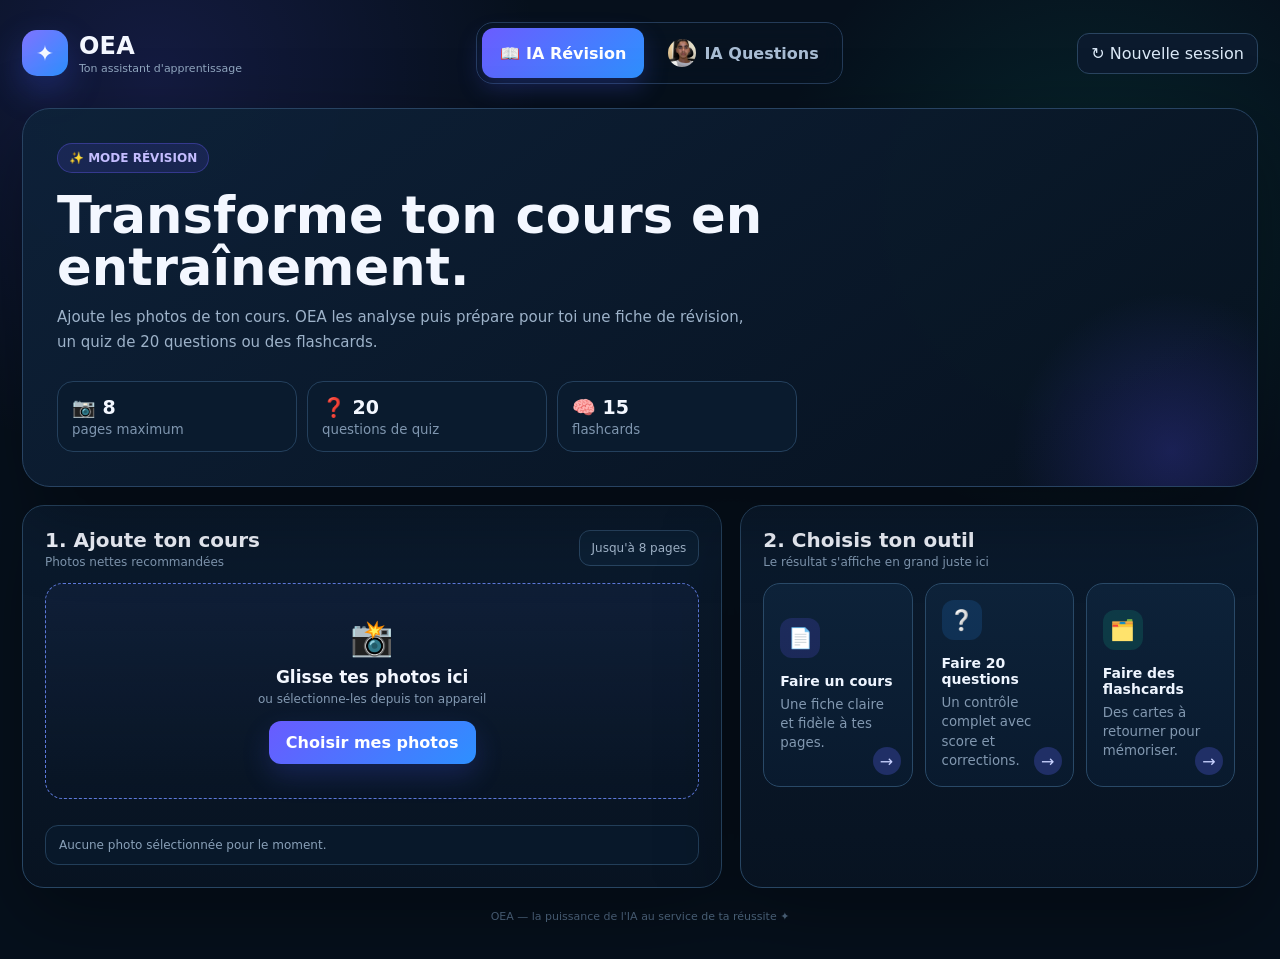
<file: index.html>
<!doctype html>
<html lang="fr">
<head>
<meta charset="utf-8">
<meta name="viewport" content="width=device-width,initial-scale=1">
<title>OEA — Ton assistant d'apprentissage</title>
<meta name="description" content="OEA transforme tes cours en révisions et répond à tes questions avec l'IA.">
<meta name="theme-color" content="#07111f">
<style>
:root{--bg:#06101c;--panel:#0b1828;--panel2:#0f2033;--line:#29435f;--text:#f3f7ff;--muted:#91a7c0;--blue:#6b5cff;--blue2:#2e91ff;--mint:#18d2a0;--mint2:#0eb98d;--danger:#ff6673;--shadow:0 28px 80px rgba(0,0,0,.34)}
*{box-sizing:border-box}html,body{margin:0;min-height:100%;font-family:Inter,ui-sans-serif,system-ui,-apple-system,BlinkMacSystemFont,"Segoe UI",sans-serif;background:radial-gradient(circle at 12% 8%,rgba(91,83,255,.16),transparent 27%),radial-gradient(circle at 85% 22%,rgba(11,211,172,.11),transparent 24%),var(--bg);color:var(--text)}
button,input,textarea{font:inherit}.app{min-height:100vh}.shell{max-width:1280px;margin:auto;padding:22px 22px 34px}.header{display:flex;align-items:center;justify-content:space-between;gap:16px;margin-bottom:24px}.brand{display:flex;align-items:center;gap:11px}.logo{width:46px;height:46px;border-radius:15px;display:grid;place-items:center;background:linear-gradient(135deg,#7f72ff,#2c91ff);font-size:22px;box-shadow:0 14px 35px rgba(72,93,255,.28)}.brandName{font-size:24px;font-weight:900;letter-spacing:.2px}.brandSub{font-size:11px;color:var(--muted);margin-top:2px}.modeNav{display:flex;gap:6px;padding:5px;border:1px solid #243b58;background:rgba(8,20,34,.82);border-radius:17px;backdrop-filter:blur(12px)}.modeBtn{border:0;background:transparent;color:#a9bdd4;padding:11px 18px;border-radius:12px;font-weight:800;cursor:pointer;transition:.2s}.modeBtn:hover{color:#fff;background:#11253c}.modeBtn.active.revision{color:#fff;background:linear-gradient(135deg,var(--blue),var(--blue2));box-shadow:0 10px 25px rgba(79,91,255,.25)}.modeBtn.active.chat{color:#05221c;background:linear-gradient(135deg,#1fe2b2,#10c49b);box-shadow:0 10px 25px rgba(19,211,168,.22)}.miniBtn{border:1px solid #2a4561;background:#0b1a2d;color:#dceaf8;border-radius:12px;padding:10px 13px;cursor:pointer}
.stage{position:relative}.view{display:none;animation:enter .35s ease}.view.active{display:block}@keyframes enter{from{opacity:0;transform:translateY(10px) scale(.995)}to{opacity:1;transform:none}}
.hero{border:1px solid #284362;background:linear-gradient(145deg,rgba(14,34,57,.96),rgba(7,18,31,.96));border-radius:28px;padding:34px;box-shadow:var(--shadow);position:relative;overflow:hidden}.hero:before{content:"";position:absolute;inset:auto -80px -130px auto;width:330px;height:330px;border-radius:50%;background:radial-gradient(circle,rgba(89,80,255,.23),transparent 68%);pointer-events:none}.heroTop{display:flex;align-items:flex-start;justify-content:space-between;gap:20px}.eyebrow{display:inline-flex;align-items:center;gap:8px;padding:7px 11px;border-radius:999px;background:rgba(102,89,255,.14);border:1px solid rgba(107,92,255,.35);color:#c4bdff;font-size:12px;font-weight:800}.hero h1{font-size:clamp(30px,4vw,52px);line-height:1.02;margin:16px 0 12px;max-width:740px}.hero p{margin:0;color:#9db2c9;max-width:710px;line-height:1.65;font-size:15px}.heroStats{display:grid;grid-template-columns:repeat(3,1fr);gap:10px;margin-top:26px;max-width:780px}.stat{background:#0a1b2e;border:1px solid #24405d;border-radius:16px;padding:14px}.stat b{display:block;font-size:19px}.stat small{display:block;color:#7f96af;margin-top:3px}
.uploadGrid{display:grid;grid-template-columns:1.15fr .85fr;gap:18px;margin-top:18px}.box{border:1px solid #284663;background:linear-gradient(180deg,rgba(11,28,47,.95),rgba(8,20,34,.95));border-radius:22px;box-shadow:var(--shadow)}.boxPad{padding:22px}.boxTitle{display:flex;align-items:center;justify-content:space-between;gap:10px;margin-bottom:14px}.boxTitle h2{margin:0;font-size:20px}.boxTitle p{margin:3px 0 0;color:#8198b1;font-size:12px}.drop{border:1.5px dashed #5d79db;border-radius:18px;padding:34px 18px;text-align:center;background:linear-gradient(180deg,rgba(49,64,123,.15),rgba(10,26,43,.05));transition:.2s}.drop.drag{transform:scale(1.01);border-color:#95a8ff;background:rgba(61,80,158,.2)}.dropIcon{font-size:35px}.drop strong{display:block;font-size:17px;margin-top:8px}.drop span{display:block;color:#8399b2;font-size:12px;margin-top:5px}.primary{display:inline-flex;align-items:center;justify-content:center;gap:8px;border:0;background:linear-gradient(135deg,#695bff,#2d90ff);color:white;padding:12px 17px;border-radius:12px;font-weight:900;cursor:pointer;box-shadow:0 12px 28px rgba(73,91,255,.2)}.primary input{display:none}.previewRow{display:flex;flex-wrap:wrap;gap:9px;margin-top:12px}.thumb{width:76px;height:76px;border-radius:12px;object-fit:cover;border:1px solid #2c4b6d}.pill{padding:10px 12px;border-radius:11px;background:#0c2035;border:1px solid #294663;color:#a9bdd3;font-size:12px;align-self:center}.actions{display:grid;grid-template-columns:repeat(3,1fr);gap:12px}.action{border:1px solid #294967;background:linear-gradient(180deg,#0d2239,#091a2e);color:#eef5ff;border-radius:17px;padding:16px;text-align:left;cursor:pointer;min-height:152px;transition:.22s;position:relative}.action:hover{transform:translateY(-4px);border-color:#6779c9;box-shadow:0 14px 35px rgba(38,71,112,.23)}.action:disabled{opacity:.5;cursor:wait;transform:none}.actionIcon{width:40px;height:40px;border-radius:12px;display:grid;place-items:center;background:rgba(103,90,255,.18);font-size:20px;margin-bottom:15px}.action:nth-child(2) .actionIcon{background:rgba(44,145,255,.15)}.action:nth-child(3) .actionIcon{background:rgba(24,210,160,.14)}.action b{display:block;font-size:14px}.action small{display:block;color:#8298b0;line-height:1.45;margin-top:6px}.action .go{position:absolute;right:11px;bottom:11px;width:28px;height:28px;border-radius:50%;display:grid;place-items:center;background:#202f66;color:#c9d2ff}.activity{margin-top:14px;padding:12px 13px;border-radius:13px;border:1px solid #223e59;background:#08182a;color:#89a0b8;font-size:12px}.result{margin-top:18px}.resultInner{padding:22px}.resultToolbar{display:flex;align-items:center;justify-content:space-between;gap:10px;margin-bottom:12px}.resultToolbar h3{margin:0;font-size:20px}.ghost{border:1px solid #2b4866;background:#0e2239;color:#d8e8f6;border-radius:10px;padding:9px 12px;cursor:pointer}.resultContent{line-height:1.75;color:#dce8f5}.resultContent h2,.resultContent h3{color:#fff}.resultContent li{margin:5px 0}.spinner{width:28px;height:28px;border:3px solid #2c4965;border-top-color:#78a0ff;border-radius:50%;animation:spin .8s linear infinite;margin:9px auto}@keyframes spin{to{transform:rotate(360deg)}}
.quizBox{display:grid;gap:13px}.choice{border:1px solid #2a4967;background:#0d2239;color:#ddeafa;border-radius:12px;text-align:left;padding:13px;cursor:pointer}.choice:hover{border-color:#6276d0}.choice.correct{border-color:#2ad8a3;background:rgba(33,204,160,.1)}.choice.wrong{border-color:var(--danger);background:rgba(255,80,97,.08)}.score{font-weight:900;color:#9de8cf;font-size:18px}.flashGrid{display:grid;grid-template-columns:repeat(auto-fit,minmax(190px,1fr));gap:12px}.flash{height:160px;perspective:900px;cursor:pointer}.flashInner{width:100%;height:100%;position:relative;transition:transform .5s;transform-style:preserve-3d}.flash.flip .flashInner{transform:rotateY(180deg)}.flashFace{position:absolute;inset:0;backface-visibility:hidden;border-radius:16px;padding:18px;display:flex;align-items:center;justify-content:center;text-align:center;border:1px solid #2b4867}.front{background:linear-gradient(180deg,#1b2450,#121a37);font-weight:850}.back{background:linear-gradient(180deg,#0e403a,#0d2e2a);transform:rotateY(180deg);color:#d0fff3}
.chatView{display:grid;grid-template-columns:1fr 310px;gap:18px}.chatBox{height:calc(100vh - 170px);min-height:620px;max-height:820px;display:flex;flex-direction:column}.chatHead{padding:20px 22px;border-bottom:1px solid #23425c;display:flex;align-items:center;justify-content:space-between;gap:10px}.chatTitle{display:flex;align-items:center;gap:12px}.chatIcon{width:44px;height:44px;border-radius:14px;display:grid;place-items:center;background:linear-gradient(135deg,#19d5a4,#0ca986);font-size:21px}.chatHead h2{margin:0;font-size:20px}.chatHead p{margin:4px 0 0;color:#7891ab;font-size:12px}.messages{flex:1;overflow:auto;padding:22px;display:flex;flex-direction:column;gap:13px}.bubble{max-width:82%;padding:13px 15px;border-radius:17px;line-height:1.6;white-space:pre-wrap}.bubble.ai{align-self:flex-start;background:#0e2943;border:1px solid #294b6a}.bubble.me{align-self:flex-end;background:linear-gradient(135deg,#2d50c8,#3567f1);border:1px solid #5574d9}.composerWrap{padding:15px 17px;border-top:1px solid #23425c}.chatComposer{display:flex;gap:7px;align-items:flex-end;padding:7px;border:1px solid #2b5269;background:#081b2c;border-radius:15px}.chatComposer textarea{flex:1;min-height:44px;max-height:130px;resize:none;outline:0;border:0;background:transparent;color:#fff;padding:9px}.send{width:44px;height:44px;border:0;border-radius:13px;background:linear-gradient(135deg,#19d5a4,#0fbf94);color:#04261f;font-weight:950;cursor:pointer}.send:disabled{opacity:.45;cursor:wait}.attach{width:40px;height:40px;border:0;background:transparent;color:#89abc8;cursor:pointer}.attach input{display:none}.chatHint{font-size:11px;color:#69829b;padding:7px 3px 0}.chatSide{padding:22px}.chatSide h3{margin:0 0 8px;font-size:17px}.chatSide p{margin:0;color:#879db6;line-height:1.6;font-size:13px}.help{display:grid;gap:9px;margin-top:16px}.helpBtn{border:1px solid #2a4764;background:#0d2036;color:#dbe9f6;border-radius:12px;padding:11px;text-align:left;cursor:pointer}.helpBtn:hover{border-color:#5f76c9}.context{margin-top:16px;padding:13px;border-radius:14px;background:#081a2c;border:1px solid #213e5a;color:#91a7bd;font-size:12px;line-height:1.5}.footer{text-align:center;color:#526b85;font-size:11px;margin:22px 0 2px}.empty{padding:26px;text-align:center;color:#839ab3}.hidden{display:none!important}.fade{animation:enter .25s ease}
@media(max-width:1000px){.uploadGrid{grid-template-columns:1fr}.chatView{grid-template-columns:1fr}.chatSide{display:none}.chatBox{height:calc(100vh - 170px);min-height:560px}.actions{grid-template-columns:1fr 1fr}}
@media(max-width:680px){.shell{padding:12px}.header{align-items:flex-start;flex-wrap:wrap}.brandSub{display:none}.modeNav{width:100%;order:3}.modeBtn{flex:1;padding:11px 8px}.miniBtn{padding:9px 10px}.hero{padding:23px;border-radius:21px}.heroStats{grid-template-columns:1fr}.actions{grid-template-columns:1fr}.hero h1{font-size:35px}.chatBox{min-height:560px}.bubble{max-width:92%}.resultInner,.boxPad{padding:17px}.drop{padding:28px 14px}}

/* Photo choisie par l'utilisateur pour le bouton IA Questions */
.modeBtn.chat {
  display: inline-flex;
  align-items: center;
  gap: 8px;
}
.chatNavImage {
  width: 28px;
  height: 28px;
  border-radius: 50%;
  object-fit: cover;
  flex: 0 0 28px;
}

/* ===== OEA V8 — interface IA Questions type assistant + historique ===== */
.chatGPTLayout{
  display:grid;
  grid-template-columns:255px minmax(0,1fr);
  gap:16px;
  min-height:calc(100vh - 155px);
}
.historySidebar{
  min-height:680px;
  display:flex;
  flex-direction:column;
  padding:13px;
  position:relative;
}
.historyTop{margin-bottom:12px}
.newChatBtn{
  width:100%;
  border:1px solid #2d4c69;
  background:#0d2238;
  color:#eef6ff;
  border-radius:12px;
  padding:11px 13px;
  cursor:pointer;
  font-weight:800;
  text-align:left;
}
.newChatBtn:hover{background:#112a44}
.historyTitle{
  color:#7690a9;
  font-size:11px;
  font-weight:800;
  text-transform:uppercase;
  letter-spacing:.08em;
  padding:5px 8px 8px;
}
.historyList{
  flex:1;
  overflow:auto;
  display:flex;
  flex-direction:column;
  gap:5px;
  min-height:0;
}
.historyItem{
  width:100%;
  border:1px solid transparent;
  background:transparent;
  color:#cbd9e8;
  border-radius:10px;
  padding:10px;
  cursor:pointer;
  text-align:left;
  font-size:12px;
  line-height:1.4;
  white-space:nowrap;
  overflow:hidden;
  text-overflow:ellipsis;
}
.historyItem:hover{background:#0d2238}
.historyItem.active{background:#102b45;border-color:#244b6d;color:#fff}
.historyEmpty{
  color:#667f98;
  font-size:12px;
  padding:10px;
  line-height:1.5;
}
.historyBottom{
  border-top:1px solid #203b55;
  padding-top:11px;
  margin-top:10px;
}
.profileMini{
  display:flex;
  align-items:center;
  gap:9px;
  padding:8px;
}
.profileAvatar{
  width:34px;
  height:34px;
  border-radius:50%;
  object-fit:cover;
  border:1px solid #31516f;
}
.profileMini strong{display:block;font-size:12px;color:#eff6ff}
.profileMini span{display:block;color:#6f88a1;font-size:10px;margin-top:2px}
.clearHistoryBtn{
  width:100%;
  margin-top:5px;
  border:0;
  background:transparent;
  color:#728ba4;
  border-radius:9px;
  padding:8px;
  cursor:pointer;
  text-align:left;
  font-size:11px;
}
.clearHistoryBtn:hover{background:#0c2035;color:#ff9da6}
.chatMain{
  min-width:0;
  min-height:680px;
  display:flex;
  flex-direction:column;
  overflow:hidden;
}
.chatTopBar{
  padding:17px 21px;
  border-bottom:1px solid #203d59;
  display:flex;
  align-items:center;
  justify-content:space-between;
  gap:10px;
}
.chatTopTitle{display:flex;align-items:center;gap:11px}
.chatTopIcon{
  width:39px;height:39px;border-radius:12px;display:grid;place-items:center;
  background:linear-gradient(135deg,#6b5cff,#2e91ff);font-weight:950;color:#fff;
}
.chatTopBar h2{margin:0;font-size:18px}
.chatTopBar p{margin:3px 0 0;color:#718ba4;font-size:11px}
.chatMain .messages{
  flex:1;
  min-height:430px;
  max-height:none;
  overflow:auto;
  padding:28px clamp(18px,4vw,80px);
}
.welcomeChat{
  min-height:100%;
  display:flex;
  align-items:center;
  justify-content:center;
  flex-direction:column;
  text-align:center;
  color:#aabbd0;
  padding:60px 20px;
}
.welcomeIcon{
  width:58px;height:58px;border-radius:18px;display:grid;place-items:center;
  background:linear-gradient(135deg,#6b5cff,#2e91ff);color:#fff;font-size:24px;
  box-shadow:0 15px 32px rgba(65,85,255,.25);
}
.welcomeChat h2{margin:18px 0 8px;color:#eef5ff;font-size:25px}
.welcomeChat p{max-width:540px;line-height:1.6;margin:0;color:#7f96ad;font-size:13px}
.suggestions{
  display:flex;flex-wrap:wrap;gap:8px;justify-content:center;margin-top:20px
}
.suggestion{
  border:1px solid #2a4965;background:#0b1f34;color:#cfe0ef;border-radius:12px;
  padding:10px 12px;cursor:pointer;font-size:12px
}
.suggestion:hover{background:#102943;border-color:#496788}
.composerArea{
  padding:13px clamp(14px,4vw,80px) 15px;
  border-top:1px solid #203d59;
}
.composer{
  display:flex;gap:6px;align-items:flex-end;
  border:1px solid #2d506e;background:#081a2b;border-radius:18px;padding:7px;
  box-shadow:0 8px 28px rgba(0,0,0,.18);
}
.composer textarea{
  flex:1;min-height:42px;max-height:160px;resize:none;outline:0;border:0;
  background:transparent;color:#eef6ff;padding:11px 8px;line-height:1.45
}
.composerIcon{
  position:relative;width:42px;height:42px;border:0;border-radius:12px;
  background:transparent;color:#88a4be;cursor:pointer;display:grid;place-items:center;
  font-size:17px;flex:0 0 42px;
}
.composerIcon:hover{background:#102943;color:#dceaf7}
.composerIcon input{position:absolute;inset:0;opacity:0;cursor:pointer}
.composerIcon.active{
  background:rgba(107,92,255,.18);color:#bdb7ff;border:1px solid rgba(107,92,255,.45)
}
.composer .send{
  flex:0 0 44px;width:44px;height:44px
}
.composerHint{font-size:10px;color:#627d97;padding:7px 3px 0}
.attachedPreview{display:flex;gap:6px;flex-wrap:wrap;margin-bottom:7px}
.attachedPreview:empty{display:none}
.chatAttachmentThumb{
  width:42px;height:42px;border-radius:10px;object-fit:cover;border:1px solid #2d4e6b
}
.imageBubble{
  max-width:min(680px,85%);
  border:1px solid #2e4f6c;background:#0b1f33;border-radius:18px;padding:8px;
}
.imageBubble img{display:block;max-width:100%;border-radius:12px}
.imageCaption{padding:7px 5px 2px;color:#8299b0;font-size:10px}
.imageActions{display:flex;gap:7px;padding:7px 5px 2px}
.imageAction{
  border:1px solid #2c4c68;background:#0d2238;color:#cfe1ef;
  border-radius:9px;padding:7px 9px;cursor:pointer;font-size:11px
}
.modeImage .composer{
  border-color:#5c54bd;
  box-shadow:0 0 0 1px rgba(107,92,255,.13),0 10px 35px rgba(65,68,170,.18)
}
.modeImage .composerHint{color:#aaa1ff}

/* Keep the existing navigation layout while making chat feel full-width. */
@media(max-width:900px){
  .chatGPTLayout{grid-template-columns:1fr}
  .historySidebar{
    min-height:auto;
    max-height:220px;
  }
  .historyList{max-height:100px}
  .chatMain{min-height:620px}
}
@media(max-width:650px){
  .chatTopBar .ghost{display:none}
  .chatMain .messages{padding:20px 12px}
  .composerArea{padding:10px}
  .bubble{max-width:92%}
  .welcomeChat h2{font-size:21px}
}
</style>
</head>
<body>
<div class="app"><div class="shell">
  <header class="header">
    <div class="brand">
      <div class="logo">✦</div>
      <div><div class="brandName">OEA</div><div class="brandSub">Ton assistant d'apprentissage</div></div>
    </div>
    <nav class="modeNav" aria-label="Choix du mode">
      <button class="modeBtn revision active" id="revisionTab" onclick="switchMode('revision')">📖 IA Révision</button>
      <button class="modeBtn chat" id="chatTab" onclick="switchMode('chat')"><img class="chatNavImage" src="ia-question-photo.jpeg" alt=""><span>IA Questions</span></button>
    </nav>
    <button class="miniBtn" onclick="resetAll()">↻ Nouvelle session</button>
  </header>

  <main class="stage">
    <!-- REVISION MODE -->
    <section id="revisionView" class="view active">
      <div class="hero">
        <div class="heroTop">
          <div>
            <span class="eyebrow">✨ MODE RÉVISION</span>
            <h1>Transforme ton cours en entraînement.</h1>
            <p>Ajoute les photos de ton cours. OEA les analyse puis prépare pour toi une fiche de révision, un quiz de 20 questions ou des flashcards.</p>
            <div class="heroStats">
              <div class="stat"><b>📷 8</b><small>pages maximum</small></div>
              <div class="stat"><b>❓ 20</b><small>questions de quiz</small></div>
              <div class="stat"><b>🧠 15</b><small>flashcards</small></div>
            </div>
          </div>
        </div>
      </div>

      <div class="uploadGrid">
        <div class="box"><div class="boxPad">
          <div class="boxTitle"><div><h2>1. Ajoute ton cours</h2><p>Photos nettes recommandées</p></div><span class="pill">Jusqu'à 8 pages</span></div>
          <div class="drop" id="dropZone">
            <div class="dropIcon">📸</div><strong>Glisse tes photos ici</strong><span>ou sélectionne-les depuis ton appareil</span>
            <label class="primary" style="margin-top:15px">Choisir mes photos<input id="fileInput" type="file" accept="image/*" multiple></label>
          </div>
          <div class="previewRow" id="previewRow"></div>
          <div class="activity" id="activity">Aucune photo sélectionnée pour le moment.</div>
        </div></div>

        <div class="box"><div class="boxPad">
          <div class="boxTitle"><div><h2>2. Choisis ton outil</h2><p>Le résultat s'affiche en grand juste ici</p></div></div>
          <div class="actions">
            <button class="action" onclick="generate('course')"><div class="actionIcon">📄</div><b>Faire un cours</b><small>Une fiche claire et fidèle à tes pages.</small><span class="go">→</span></button>
            <button class="action" onclick="generate('quiz')"><div class="actionIcon">❔</div><b>Faire 20 questions</b><small>Un contrôle complet avec score et corrections.</small><span class="go">→</span></button>
            <button class="action" onclick="generate('cards')"><div class="actionIcon">🗂️</div><b>Faire des flashcards</b><small>Des cartes à retourner pour mémoriser.</small><span class="go">→</span></button>
          </div>
        </div></div>
      </div>

      <section id="result" class="box result hidden"><div class="resultInner" id="resultBox"></div></section>
    </section>


    <!-- CHAT MODE -->
    <section id="chatView" class="view">
      <div class="chatGPTLayout">
        <aside class="historySidebar box">
          <div class="historyTop">
            <button class="newChatBtn" onclick="newChat()">＋ Nouvelle discussion</button>
          </div>
          <div class="historyTitle">Historique</div>
          <div class="historyList" id="historyList"></div>
          <div class="historyBottom">
            <div class="profileMini">
              <img src="ia-question-photo.jpeg" alt="" class="profileAvatar">
              <div>
                <strong>OEA</strong>
                <span>Assistant d'apprentissage</span>
              </div>
            </div>
            <button class="clearHistoryBtn" onclick="clearHistory()">Supprimer l'historique</button>
          </div>
        </aside>

        <div class="chatMain box">
          <div class="chatTopBar">
            <div class="chatTopTitle">
              <div class="chatTopIcon">✦</div>
              <div>
                <h2>IA Questions</h2>
                <p>Discute avec OEA, comme avec un assistant.</p>
              </div>
            </div>
            <button class="ghost" onclick="newChat()">Nouvelle discussion</button>
          </div>

          <div class="messages" id="messages">
            <div class="welcomeChat">
              <div class="welcomeIcon">✦</div>
              <h2>Comment puis-je t'aider ?</h2>
              <p>Pose-moi une question, demande une explication ou demande-moi de créer une image.</p>
              <div class="suggestions">
                <button class="suggestion" onclick="askExample('Explique-moi cette notion simplement.')">📚 Explique-moi une notion</button>
                <button class="suggestion" onclick="askExample('Aide-moi à réviser mon cours.')">🧠 Aide-moi à réviser</button>
                <button class="suggestion" onclick="activateImageMode()">🎨 Créer une image</button>
              </div>
            </div>
          </div>

          <div class="composerArea">
            <div class="attachedPreview" id="attachedPreview"></div>
            <div class="composer">
              <button class="composerIcon" type="button" id="chatAttachBtn" title="Ajouter une photo de cours">📎
                <input id="chatImageInput" type="file" accept="image/*" multiple>
              </button>

              <button class="composerIcon" type="button" id="imageModeBtn" onclick="toggleImageMode()" title="Créer une image">🎨</button>

              <textarea id="chatInput" placeholder="Message à OEA..." rows="1"></textarea>
              <button class="send" id="sendBtn" onclick="sendChat()">➤</button>
            </div>
            <div class="composerHint" id="composerHint">OEA peut répondre à tes questions et utiliser les pages de ton cours.</div>
          </div>
        </div>
      </div>
    </section>
  </main>
  <div class="footer">OEA — la puissance de l'IA au service de ta réussite ✦</div>
</div></div>

<script>
const state={
  files:[],
  images:[],
  mode:'revision',
  quiz:[],
  qIndex:0,
  score:0,
  messages:[],
  imageMode:false,
  currentChatId:null,
  history:[]
};

const $=id=>document.getElementById(id);

const drop=$('dropZone');
const fileInput=$('fileInput');

fileInput.addEventListener('change',e=>addFiles([...e.target.files]));
['dragenter','dragover'].forEach(t=>drop.addEventListener(t,e=>{
  e.preventDefault();
  drop.classList.add('drag')
}));
['dragleave','drop'].forEach(t=>drop.addEventListener(t,e=>{
  e.preventDefault();
  drop.classList.remove('drag')
}));
drop.addEventListener('drop',e=>addFiles([...e.dataTransfer.files]));

function addFiles(fs){
  const imgs=fs.filter(f=>f.type.startsWith('image/'));
  state.files=[...state.files,...imgs].slice(0,8);
  state.images=[];
  renderFiles();
  $('activity').textContent=state.files.length+' photo(s) prête(s) pour OEA.';
}

function renderFiles(){
  const row=$('previewRow');
  row.innerHTML='';
  state.files.forEach(f=>{
    const img=document.createElement('img');
    img.className='thumb';
    img.alt=f.name;
    img.title=f.name;
    img.src=URL.createObjectURL(f);
    row.appendChild(img);
  });
  if(state.files.length)row.insertAdjacentHTML('beforeend',`<div class="pill">${state.files.length}/8 pages</div>`);
}

function imageData(file){
  return new Promise((resolve,reject)=>{
    const img=new Image(),r=new FileReader();
    r.onload=()=>{
      img.onload=()=>{
        const max=1400;
        let w=img.width,h=img.height;
        const k=Math.min(1,max/Math.max(w,h));
        w=Math.max(1,Math.round(w*k));
        h=Math.max(1,Math.round(h*k));
        const c=document.createElement('canvas');
        c.width=w;c.height=h;
        c.getContext('2d').drawImage(img,0,0,w,h);
        resolve(c.toDataURL('image/jpeg',.76));
      };
      img.onerror=reject;
      img.src=r.result;
    };
    r.onerror=reject;
    r.readAsDataURL(file);
  });
}

function esc(s){
  return String(s??'').replace(/[&<>"']/g,c=>({
    '&':'&amp;','<':'&lt;','>':'&gt;','"':'&quot;',"'":'&#039;'
  }[c]));
}

function md(s){
  let t=esc(s);
  t=t.replace(/^### (.*)$/gm,'<h3>$1</h3>')
    .replace(/^## (.*)$/gm,'<h2>$1</h2>')
    .replace(/^# (.*)$/gm,'<h2>$1</h2>')
    .replace(/^[-•] (.*)$/gm,'<li>$1</li>')
    .replace(/\*\*(.*?)\*\*/g,'<strong>$1</strong>')
    .replace(/\n\n/g,'<br><br>')
    .replace(/\n/g,'<br>');
  return t;
}

function switchMode(mode){
  state.mode=mode;
  const rev=mode==='revision';
  $('revisionTab').classList.toggle('active',rev);
  $('chatTab').classList.toggle('active',!rev);
  $('revisionView').classList.toggle('active',rev);
  $('chatView').classList.toggle('active',!rev);
  if(!rev){
    loadHistory();
    setTimeout(()=>$('chatInput').focus(),120);
  }
}

async function ensureImages(){
  if(state.images.length)return state.images;
  state.images=[];
  for(const f of state.files)state.images.push(await imageData(f));
  return state.images;
}

async function generate(action){
  const result=$('result'),box=$('resultBox');
  result.classList.remove('hidden');
  box.innerHTML='<div class="spinner"></div><div style="text-align:center;color:#94abc2">🤖 OEA analyse tes pages…</div>';
  if(!state.files.length){
    box.innerHTML='<div class="empty">📷 Ajoute d’abord au moins une photo de ton cours.</div>';
    return;
  }
  document.querySelectorAll('.action').forEach(b=>b.disabled=true);
  try{
    const images=await ensureImages();
    const r=await fetch('/api/generate',{
      method:'POST',
      headers:{'Content-Type':'application/json'},
      body:JSON.stringify({action,images})
    });
    const data=await r.json();
    if(!r.ok)throw new Error(data.error||'Erreur serveur');
    if(action==='course')showCourse(data.text);
    else if(action==='quiz')showQuiz(data.text);
    else showCards(data.text);
  }catch(e){
    box.innerHTML=`<div class="empty" style="color:#ff9aa2">❌ ${esc(e.message)}</div>`;
  }finally{
    document.querySelectorAll('.action').forEach(b=>b.disabled=false);
  }
}

function safeJSON(raw){
  let s=String(raw||'').trim()
    .replace(/^```json\s*/i,'')
    .replace(/^```\s*/,'')
    .replace(/\s*```$/,'').trim();
  try{return JSON.parse(s)}
  catch{
    const a=s.indexOf('{'),b=s.lastIndexOf('}');
    if(a>=0&&b>a)try{return JSON.parse(s.slice(a,b+1))}catch{}
    throw new Error('Réponse IA invalide. Réessaie avec des photos plus nettes.');
  }
}

function resultHeader(title,sub=''){
  return `<div class="resultToolbar"><div><h3>${title}</h3>${sub?`<div style="color:#8097b1;font-size:12px;margin-top:3px">${sub}</div>`:''}</div><button class="ghost" onclick="resetResult()">↻ Fermer</button></div>`;
}

function showCourse(text){
  $('resultBox').innerHTML=resultHeader('📄 Ta fiche de révision IA','Basée uniquement sur les photos envoyées')+`<div class="resultContent">${md(text)}</div>`;
}

function showCards(raw){
  const d=safeJSON(raw),cards=d.cards||[];
  $('resultBox').innerHTML=resultHeader('🗂️ Tes flashcards','Clique sur une carte pour la retourner')+
    `<div class="flashGrid">${cards.map((c,i)=>`<div class="flash" onclick="this.classList.toggle('flip')"><div class="flashInner"><div class="flashFace front">${esc(c.question||('Carte '+(i+1)))}</div><div class="flashFace back">${esc(c.answer||'')}</div></div></div>`).join('')}</div>`;
}

function showQuiz(raw){
  const d=safeJSON(raw);
  state.quiz=d.questions||[];
  state.qIndex=0;
  state.score=0;
  renderQuestion();
}

function renderQuestion(){
  const box=$('resultBox');
  if(state.qIndex>=state.quiz.length){
    box.innerHTML=resultHeader('🎉 Quiz terminé',`Score final : ${state.score} / ${state.quiz.length}`)+
      `<div class="score">Bravo pour ton entraînement !</div><div style="margin-top:12px"><button class="ghost" onclick="state.qIndex=0;state.score=0;renderQuestion()">↻ Refaire le quiz</button></div>`;
    return;
  }
  const q=state.quiz[state.qIndex];
  box.innerHTML=resultHeader(`❔ Question ${state.qIndex+1} / ${state.quiz.length}`)+
    `<div class="quizBox"><div style="font-size:19px;font-weight:850">${esc(q.question)}</div><div id="choices">${(q.choices||[]).map((c,i)=>`<button class="choice" onclick="answerQuestion(${i})">${String.fromCharCode(65+i)}. ${esc(c)}</button>`).join('')}</div><div id="feedback" style="min-height:36px;color:#bcd0e5"></div></div>`;
}

function answerQuestion(i){
  const q=state.quiz[state.qIndex],btns=[...document.querySelectorAll('.choice')];
  btns.forEach(b=>b.disabled=true);
  if(i===q.answer){
    state.score++;
    btns[i]?.classList.add('correct');
    $('feedback').innerHTML='✅ Correct ! '+esc(q.explanation||'');
  }else{
    btns[i]?.classList.add('wrong');
    btns[q.answer]?.classList.add('correct');
    $('feedback').innerHTML='❌ '+esc(q.explanation||'');
  }
  $('feedback').insertAdjacentHTML('beforeend','<br><button class="ghost" style="margin-top:8px" onclick="state.qIndex++;renderQuestion()">Question suivante →</button>');
}

function resetResult(){
  $('result').classList.add('hidden');
  $('resultBox').innerHTML='';
}

/* ===== Historique ===== */

function historyKey(){
  return 'oea-chat-history-v1';
}

function loadHistory(){
  try{
    state.history=JSON.parse(localStorage.getItem(historyKey())||'[]');
    if(!Array.isArray(state.history))state.history=[];
  }catch{
    state.history=[];
  }
  renderHistory();
}

function saveHistory(){
  localStorage.setItem(historyKey(),JSON.stringify(state.history.slice(-30)));
  renderHistory();
}

function makeChatId(){
  return 'chat-'+Date.now()+'-'+Math.random().toString(36).slice(2,8);
}

function titleFromMessages(messages){
  const first=messages.find(m=>m.role==='user'&&m.text);
  if(!first)return 'Nouvelle discussion';
  const clean=String(first.text).replace(/\s+/g,' ').trim();
  return clean.length>42?clean.slice(0,42)+'…':clean;
}

function ensureCurrentChat(){
  if(state.currentChatId)return;
  state.currentChatId=makeChatId();
  state.history.push({
    id:state.currentChatId,
    title:'Nouvelle discussion',
    messages:[],
    createdAt:Date.now()
  });
}

function persistCurrentChat(){
  if(!state.currentChatId)return;
  const item=state.history.find(h=>h.id===state.currentChatId);
  if(!item)return;
  item.messages=state.messages.map(m=>({role:m.role,text:m.text}));
  item.title=titleFromMessages(state.messages);
  item.updatedAt=Date.now();
  saveHistory();
}

function renderHistory(){
  const list=$('historyList');
  if(!list)return;
  list.innerHTML='';
  if(!state.history.length){
    list.innerHTML='<div class="historyEmpty">Tes discussions apparaîtront ici.</div>';
    return;
  }
  const items=[...state.history].sort((a,b)=>(b.updatedAt||b.createdAt||0)-(a.updatedAt||a.createdAt||0));
  items.forEach(item=>{
    const b=document.createElement('button');
    b.className='historyItem'+(item.id===state.currentChatId?' active':'');
    b.textContent=item.title||'Nouvelle discussion';
    b.title=item.title||'Nouvelle discussion';
    b.onclick=()=>loadChat(item.id);
    list.appendChild(b);
  });
}

function loadChat(id){
  const item=state.history.find(h=>h.id===id);
  if(!item)return;
  state.currentChatId=id;
  state.messages=Array.isArray(item.messages)?item.messages.map(m=>({role:m.role,text:m.text})):[];
  renderMessagesFromState();
  renderHistory();
}

function renderMessagesFromState(){
  const box=$('messages');
  box.innerHTML='';
  if(!state.messages.length){
    box.innerHTML=`<div class="welcomeChat">
      <div class="welcomeIcon">✦</div>
      <h2>Comment puis-je t'aider ?</h2>
      <p>Pose-moi une question, demande une explication ou demande-moi de créer une image.</p>
      <div class="suggestions">
        <button class="suggestion" onclick="askExample('Explique-moi cette notion simplement.')">📚 Explique-moi une notion</button>
        <button class="suggestion" onclick="askExample('Aide-moi à réviser mon cours.')">🧠 Aide-moi à réviser</button>
        <button class="suggestion" onclick="activateImageMode()">🎨 Créer une image</button>
      </div>
    </div>`;
    return;
  }
  state.messages.forEach(m=>addBubble(m.role==='user'?'me':'ai',m.text,false));
  box.scrollTop=box.scrollHeight;
}

function newChat(){
  state.currentChatId=null;
  state.messages=[];
  state.imageMode=false;
  setImageModeUI();
  renderMessagesFromState();
  renderHistory();
  $('chatInput').value='';
  $('attachedPreview').innerHTML='';
  $('chatImageInput').value='';
  $('composerHint').textContent='OEA peut répondre à tes questions et utiliser les pages de ton cours.';
  setTimeout(()=>$('chatInput').focus(),80);
}

function clearHistory(){
  if(!confirm('Supprimer tout l’historique des discussions ?'))return;
  state.history=[];
  state.currentChatId=null;
  state.messages=[];
  localStorage.removeItem(historyKey());
  renderMessagesFromState();
  renderHistory();
}

/* ===== Chat ===== */

function toggleImageMode(){
  state.imageMode=!state.imageMode;
  setImageModeUI();
}

function activateImageMode(){
  state.imageMode=true;
  setImageModeUI();
  $('chatInput').focus();
}

function setImageModeUI(){
  $('imageModeBtn')?.classList.toggle('active',state.imageMode);
  $('chatView')?.classList.toggle('modeImage',state.imageMode);
  if($('composerHint')){
    $('composerHint').textContent=state.imageMode
      ? '🎨 Mode image : décris ce que tu veux créer, puis envoie.'
      : 'OEA peut répondre à tes questions et utiliser les pages de ton cours.';
  }
}

function scrollMessages(){
  const box=$('messages');
  box.scrollTop=box.scrollHeight;
}

function addBubble(who,text,scroll=true){
  const b=document.createElement('div');
  b.className='bubble '+(who==='me'?'me':'ai')+' fade';
  b.innerHTML=who==='ai'?md(text):esc(text);
  $('messages').appendChild(b);
  if(scroll)scrollMessages();
}

function addImageBubble(dataUrl,prompt){
  const wrap=document.createElement('div');
  wrap.className='imageBubble fade';

  const img=document.createElement('img');
  img.src=dataUrl;
  img.alt='Image générée par OEA';
  img.loading='lazy';

  const caption=document.createElement('div');
  caption.className='imageCaption';
  caption.textContent='Image générée par OEA';

  const actions=document.createElement('div');
  actions.className='imageActions';

  const open=document.createElement('button');
  open.className='imageAction';
  open.textContent='↗ Ouvrir';
  open.onclick=()=>window.open(dataUrl,'_blank');

  const save=document.createElement('a');
  save.className='imageAction';
  save.textContent='⬇ Enregistrer';
  save.href=dataUrl;
  save.download='oea-image.png';

  actions.appendChild(open);
  actions.appendChild(save);

  wrap.appendChild(img);
  wrap.appendChild(caption);
  wrap.appendChild(actions);
  $('messages').appendChild(wrap);
  scrollMessages();
}

function askExample(text){
  state.imageMode=false;
  setImageModeUI();
  $('chatInput').value=text;
  $('chatInput').focus();
}

async function sendChat(){
  const input=$('chatInput');
  const text=input.value.trim();
  if(!text)return;

  ensureCurrentChat();

  $('sendBtn').disabled=true;
  const welcome=$('messages').querySelector('.welcomeChat');
  if(welcome)welcome.remove();

  addBubble('me',text);
  input.value='';
  input.style.height='auto';

  if(state.imageMode){
    const loading=document.createElement('div');
    loading.className='bubble ai fade';
    loading.id='chatLoading';
    loading.innerHTML='<div class="spinner"></div><div style="text-align:center;color:#93a9bd">🎨 OEA crée ton image…</div>';
    $('messages').appendChild(loading);
    scrollMessages();

    try{
      const r=await fetch('/api/generate',{
        method:'POST',
        headers:{'Content-Type':'application/json'},
        body:JSON.stringify({
          action:'image',
          imagePrompt:text
        })
      });
      const data=await r.json();
      if(!r.ok)throw new Error(data.error||'Erreur serveur');
      loading.remove();
      addImageBubble(data.image,text);
      state.messages.push({role:'user',text});
      state.messages.push({role:'assistant',text:'[Image générée par OEA]'});
      state.imageMode=false;
      setImageModeUI();
      persistCurrentChat();
    }catch(e){
      loading.remove();
      addBubble('ai','❌ '+e.message);
      state.messages.push({role:'user',text});
      state.messages.push({role:'assistant',text:'Erreur lors de la génération de l’image : '+e.message});
      persistCurrentChat();
    }finally{
      $('sendBtn').disabled=false;
      input.focus();
    }
    return;
  }

  const loading=document.createElement('div');
  loading.className='bubble ai fade';
  loading.id='chatLoading';
  loading.innerHTML='<div class="spinner"></div>';
  $('messages').appendChild(loading);
  scrollMessages();

  try{
    const images=await ensureImages();
    state.messages.push({role:'user',text});

    const casual=/^(bonjour|bonsoir|salut|coucou|hello|merci|ça va|ca va|qui es[- ]tu|comment ça va)[!? .]*$/i.test(text);
    const includeImages=images.length>0&&!casual&&/(cours|photo|page|chapitre|leçon|lecon|devoir|contrôle|controle|exercice|explique|définition|definition|notion|résume|resume|révise|revise|révision|revision|ce document|cette page|dans mon cours)/i.test(text);

    const r=await fetch('/api/generate',{
      method:'POST',
      headers:{'Content-Type':'application/json'},
      body:JSON.stringify({
        action:'chat',
        messages:state.messages.slice(-10),
        images:includeImages?images:[]
      })
    });
    const data=await r.json();
    if(!r.ok)throw new Error(data.error||'Erreur serveur');

    loading.remove();
    const answer=data.text||'Je n’ai pas reçu de réponse.';
    addBubble('ai',answer);
    state.messages.push({role:'assistant',text:answer});
    persistCurrentChat();
  }catch(e){
    loading.remove();
    const err='❌ '+e.message;
    addBubble('ai',err);
    state.messages.push({role:'assistant',text:err});
    persistCurrentChat();
  }finally{
    $('sendBtn').disabled=false;
    input.focus();
  }
}

$('chatInput').addEventListener('input',e=>{
  e.target.style.height='auto';
  e.target.style.height=Math.min(e.target.scrollHeight,160)+'px';
});

$('chatInput').addEventListener('keydown',e=>{
  if(e.key==='Enter'&&!e.shiftKey){
    e.preventDefault();
    sendChat();
  }
});

$('chatImageInput').addEventListener('change',async e=>{
  const fs=[...e.target.files].filter(f=>f.type.startsWith('image/')).slice(0,8);
  if(!fs.length)return;

  state.files=[...fs];
  state.images=[];
  await ensureImages();

  const preview=$('attachedPreview');
  preview.innerHTML='';
  fs.forEach(f=>{
    const img=document.createElement('img');
    img.className='chatAttachmentThumb';
    img.src=URL.createObjectURL(f);
    img.alt=f.name;
    preview.appendChild(img);
  });

  $('composerHint').textContent=state.files.length+' page(s) de cours ajoutée(s).';
});

function resetAll(){
  state.files=[];
  state.images=[];
  state.quiz=[];
  state.qIndex=0;
  state.score=0;
  state.messages=[];
  state.currentChatId=null;
  state.imageMode=false;
  $('previewRow').innerHTML='';
  $('fileInput').value='';
  $('chatImageInput').value='';
  $('attachedPreview').innerHTML='';
  $('activity').textContent='Aucune photo sélectionnée pour le moment.';
  $('composerHint').textContent='OEA peut répondre à tes questions et utiliser les pages de ton cours.';
  resetResult();
  setImageModeUI();
  renderMessagesFromState();
  switchMode('revision');
  newChat();
}

loadHistory();
newChat();
</script>
</body>
</html>
</file>
